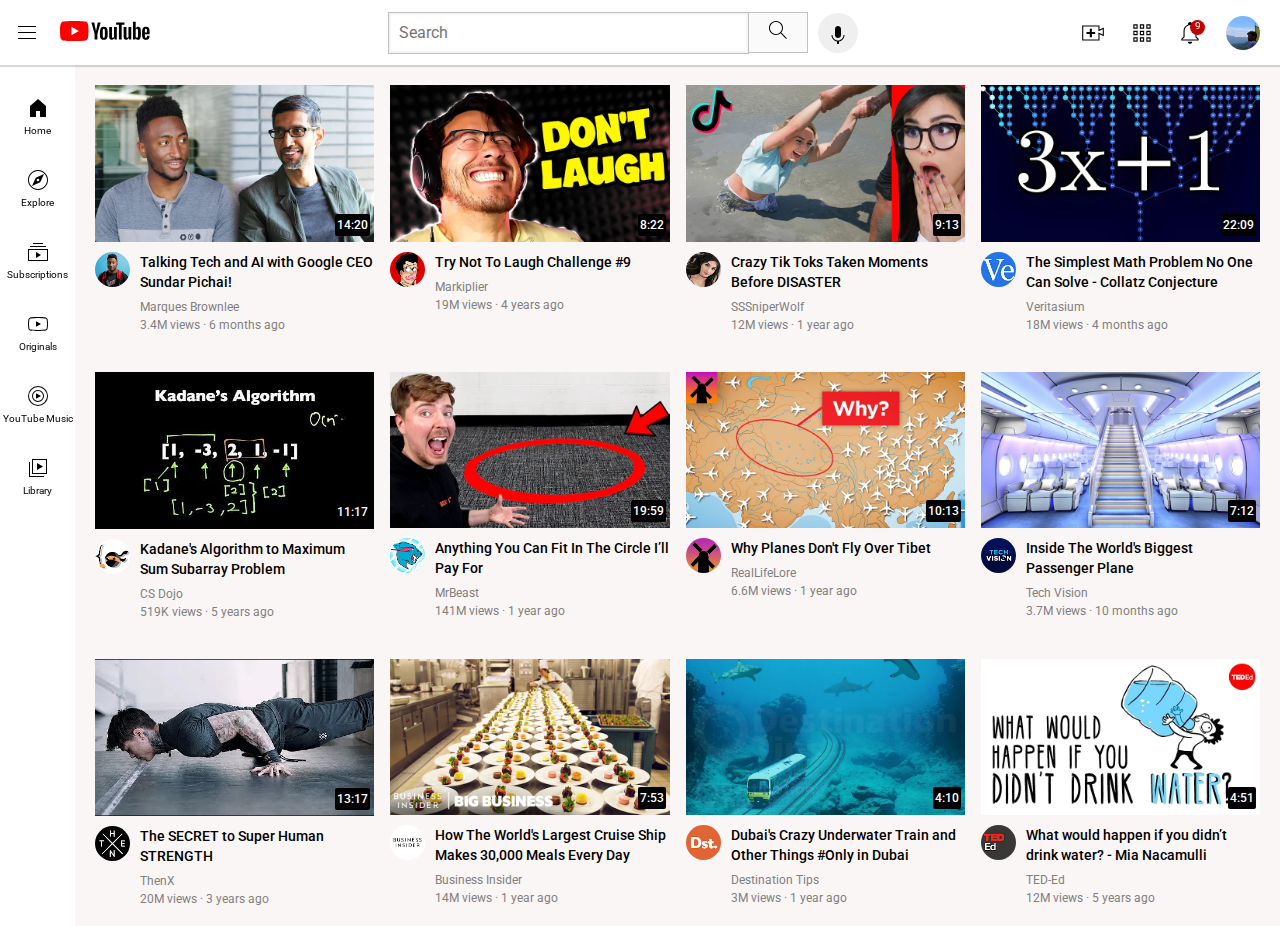
<file: index.html>
<!DOCTYPE html>
<html>

<head>

    <link rel="preconnect" href="https://fonts.googleapis.com">
    <link rel="preconnect" href="https://fonts.gstatic.com" crossorigin>
    <link href="https://fonts.googleapis.com/css2?family=Roboto:wght@400;500;700&display=swap" rel="stylesheet">

    <link rel="icon" href=".icons/icons8-youtube.svg">
    <link rel="stylesheet" href="header.css">
    <link rel="stylesheet" href="body.css">
    <link rel="stylesheet" href="vedio.css">
    <link rel="stylesheet" href="sidebar.css ">
    <title>youtube.com</title>
</head>
<body>

    <div class="header">

        <div class="left-section">
            <img class="menu-img" src="icons/hamburger-menu.svg" alt="lines">
            <a href="https://www.youtube.com/">
                <img class="youtubelogo-img" src="icons/youtube-logo.svg" alt="">
            </a>    
        
        </div>
        <div class="mid-section">
            <input class="search-input" type="text" placeholder="Search">
            <button class="search-btn" >
                <img class="search-img" src="icons/search.svg" alt="search">
                <div class="tooltip">Search</div>
            </button>
            <button class="vsearch-btn">    
                <img class="voicesearch-img" src="icons/voice-search-icon.svg" alt="vs">
                <div class="tooltip">Search with your voice</div>
            </button>         
         </div>
        <div class="right-section">
            <div class="uptip">

                <img class="upload-img" src="icons/upload.svg" alt="upload">
                <div class="tooltip">Create</div>
            </div>

            <div class="apptip">

                <img class="apps-img" src="icons/youtube-apps.svg" alt="apps">
                <div class="tooltip">Youtube apps</div>
            </div>
            <div class="notitip">

                <img class="notifications-img" src="icons/notifications.svg" alt="notifications">
                <div class="tooltip">Notifications</div>
            </div>
            <div class="usertip">

                <img class="user-img" src="profiles/download.png" alt="abhay">
                <div class="tooltip">User profile</div>
            </div>
                <p class="notify">9</p>
        
    
        </div>


    </div>

    <div class="main-grid">

        <div class="vedio-1">
            <div class="thumbrow">
                <a href="https://www.youtube.com/watch?v=n2RNcPRtAiY">

                    <img class="thumb-1" src="thumbnails/thumbnail-1.webp" alt="thumbnail">
                    <p class="time">14:20</p>
                </a>
            </div>
            <div class="statsflex">
                    
                <img class="profile-1" src="profiles/channel-1.jpeg" alt="pp1">    
                
                <div>
                    
                    <p class="vedioinfo">
                        <a class="vilink" href="https://www.youtube.com/watch?v=n2RNcPRtAiY">

                            Talking Tech and AI with 
                            Google CEO Sundar Pichai!   
                        </a>
                    </p>
                    <P class="name">   Marques Brownlee</P>
                
                    <p class="stats">3.4M views &#183; 6 months ago</p>
                </div>    
            </div>
        </div>

        <div class="vedio-1">
            <div class="thumbrow">
                <a href="https://www.youtube.com/watch?v=mP0RAo9SKZk">

                    <img class="thumb-1" src="thumbnails/thumbnail-2.webp" alt="thumbnail">
                    <p class="time">8:22</p>
                </a>
            </div>
            <div class="statsflex">
                    
                <img class="profile-1" src="profiles/channel-2.jpeg" alt="pp1">    
                
                <div>
                    <p class="vedioinfo">
                        <a class="vilink" href="https://www.youtube.com/watch?v=mP0RAo9SKZk">

                            Try Not To Laugh Challenge #9   
                        </a>
                    </p>
                    <P class="name">   Markiplier</P>
                
                    <p class="stats">19M views &#183; 4 years ago</p>
                </div>    
            </div>
        </div>


        <div class="vedio-1">
            <div class="thumbrow">
                <a href="https://www.youtube.com/watch?v=FgjPQQeTh1w">

                    <img class="thumb-1" src="thumbnails/thumbnail-3.webp" alt="thumbnail">
                    <p class="time">9:13</p>    
                </a>
            </div>
            
            <div class="statsflex">
                    
                <img class="profile-1" src="profiles/channel-3.jpeg" alt="pp1">    
                
                <div>
                    <p class="vedioinfo">
                        <a class="vilink" href="https://www.youtube.com/watch?v=FgjPQQeTh1w">

                            Crazy Tik Toks Taken Moments Before DISASTER   
                        </a>
                    </p>
                    <P class="name">   SSSniperWolf</P>
                
                    <p class="stats">12M views &#183; 1 year ago</p>
                </div>    
            </div>
        </div>

        <div class="vedio-1">
            <div class="thumbrow">
                <a href="https://www.youtube.com/watch?v=094y1Z2wpJg">

                    <img class="thumb-1" src="thumbnails/thumbnail-4.webp" alt="thumbnail">
                    <p class="time">22:09</p>
                </a>
            </div>
            <div class="statsflex">
                    
                <img class="profile-1" src="profiles/channel-4.jpeg" alt="pp1">    
                
                <div>
                    <p class="vedioinfo">
                        <a class="vilink" href="https://www.youtube.com/watch?v=094y1Z2wpJg">

                            The Simplest Math Problem No One Can Solve - Collatz Conjecture   
                        </a>
                    </p>
                    <P class="name">   Veritasium</P>
                
                    <p class="stats">18M views &#183; 4 months ago</p>
                </div>    
            </div>
        </div>

        <div class="vedio-1">
            <div class="thumbrow">
                <a href="https://www.youtube.com/watch?v=86CQq3pKSUw">

                    <img class="thumb-1" src="thumbnails/thumbnail-5.webp" alt="thumbnail">
                    <p class="time">11:17</p>
                </a>
            </div>
                <div class="statsflex">
                    
                <img class="profile-1" src="profiles/channel-5.jpeg" alt="pp1">    
                
                <div>
                    <p class="vedioinfo">
                        
                        <a class="vilink" href="https://www.youtube.com/watch?v=86CQq3pKSUw">

                            Kadane's Algorithm to Maximum Sum Subarray Problem   
                        </a>
                    </p>
                    <P class="name">   CS Dojo</P>
                
                    <p class="stats">519K views &#183; 5 years ago</p>
                </div>    
            </div>
        </div>

        <div class="vedio-1">
            <div class="thumbrow">
                <a href="https://www.youtube.com/watch?v=yXWw0_UfSFg">

                    <img class="thumb-1" src="thumbnails/thumbnail-6.webp" alt="thumbnail">
                    <p class="time">19:59</p>
                </a>
            </div>
            <div class="statsflex">
                    
                <img class="profile-1" src="profiles/channel-6.jpeg" alt="pp1">    
                
                <div>
                    <p class="vedioinfo">
                        
                        <a class="vilink" href="https://www.youtube.com/watch?v=yXWw0_UfSFg">

                            Anything You Can Fit In The Circle I’ll Pay For   
                        </a>
                    </p>
                    <P class="name">   MrBeast</P>
                
                    <p class="stats">141M views &#183; 1 year ago</p>
                </div>    
            </div>
        </div>

        <div class="vedio-1">
            <div class="thumbrow">
                <a href="https://www.youtube.com/watch?v=fNVa1qMbF9Y">

                    <img class="thumb-1" src="thumbnails/thumbnail-7.webp" alt="thumbnail">
                    <p class="time">10:13</p>
                </a>
            </div>
                <div class="statsflex">
                    
                <img class="profile-1" src="profiles/channel-7.jpeg" alt="pp1">    
                
                <div>
                    <p class="vedioinfo">
                        
                        <a class="vilink" href="https://www.youtube.com/watch?v=fNVa1qMbF9Y">

                            Why Planes Don't Fly Over Tibet   
                        </a>
                    </p>
                    <P class="name">   RealLifeLore</P>
                
                    <p class="stats">6.6M views &#183; 1 year ago</p>
                </div>    
            </div>
        </div>

        <div class="vedio-1">
            <div class="thumbrow">
                <a href="https://www.youtube.com/watch?v=lFm4EM1juls">

                    <img class="thumb-1" src="thumbnails/thumbnail-8.webp" alt="thumbnail">
                    <p class="time">7:12</p>
                </a>
            </div>
            <div class="statsflex">
                    
                <img class="profile-1" src="profiles/channel-8.jpeg" alt="pp1">    
                
                <div>
                    <p class="vedioinfo">
                        <a class="vilink" href="https://www.youtube.com/watch?v=lFm4EM1juls">

                            Inside The World's Biggest Passenger Plane   
                        </a>
                    </p>
                    <P class="name">   Tech Vision</P>
                
                    <p class="stats">3.7M views &#183; 10 months ago</p>
                </div>    
            </div>
        </div>

        <div class="vedio-1">
            <div class="thumbrow">
                <a href="https://www.youtube.com/watch?v=ixmxOlcrlUc">

                    <img class="thumb-1" src="thumbnails/thumbnail-9.webp" alt="thumbnail">
                    <p class="time">13:17</p>
                </a>
            </div>
            <div class="statsflex">
                    
                <img class="profile-1" src="profiles/channel-9.jpeg" alt="pp1">    
                
                <div>
                    <p class="vedioinfo">
                        
                        <a class="vilink" href="https://www.youtube.com/watch?v=ixmxOlcrlUc">

                            The SECRET to Super Human STRENGTH   
                        </a>
                    </p>
                    <P class="name">   ThenX</P>
                
                    <p class="stats">20M views &#183; 3 years ago</p>
                </div>    
            </div>
        </div>

        <div class="vedio-1">
            <div class="thumbrow">
                <a href="https://www.youtube.com/watch?v=R2vXbFp5C9o">

                    <img class="thumb-1" src="thumbnails/thumbnail-10.webp" alt="thumbnail">
                    <p class="time">7:53</p>
                </a>
            </div>
            <div class="statsflex">
                    
                <img class="profile-1" src="profiles/channel-10.jpeg" alt="pp1">    
                
                <div>
                    <p class="vedioinfo">
                        
                        <a class="vilink" href="https://www.youtube.com/watch?v=R2vXbFp5C9o">

                            How The World's Largest Cruise Ship Makes 30,000 Meals Every Day   
                        </a>
                    </p>
                    <P class="name">   Business Insider</P>
                
                    <p class="stats">14M views &#183; 1 year ago</p>
                </div>    
            </div>
        </div>

        <div class="vedio-1">
            <div class="thumbrow">
                <a href="https://www.youtube.com/watch?v=0nZuYyXET3s">

                    <img class="thumb-1" src="thumbnails/thumbnail-11.webp" alt="thumbnail">
                    <p class="time">4:10</p>
                </a>
            </div>
            <div class="statsflex">
                   
                <img class="profile-1" src="profiles/channel-11.jpeg" alt="pp1">    
                
                <div>
                    <p class="vedioinfo">
                        
                        <a class="vilink" href="https://www.youtube.com/watch?v=0nZuYyXET3s">

                            Dubai's Crazy Underwater Train and Other Things #Only in Dubai   
                        </a>
                    </p>
                    <P class="name">   Destination Tips</P>
                
                    <p class="stats">3M views &#183; 1 year ago</p>
                </div>    
            </div>
        </div>

        <div class="vedio-1">
            <div class="thumbrow">
                <a href="https://www.youtube.com/watch?v=9iMGFqMmUFs">

                    <img class="thumb-1" src="thumbnails/thumbnail-12.webp" alt="thumbnail">
                    <p class="time">4:51</p>
                </a>
            </div>
            <div class="statsflex">
                    
                <img class="profile-1" src="profiles/channel-12.jpeg" alt="pp1">    
                
                <div>
                    <p class="vedioinfo">
                        <a class="vilink" href="https://www.youtube.com/watch?v=9iMGFqMmUFs">

                            What would happen if you didn’t drink water? - Mia Nacamulli  
                        </a>
                    </p>
                    <P class="name">   TED-Ed</P>
                
                    <p class="stats">12M views &#183; 5 years ago</p>
                </div>    
            </div>
        </div>

    </div>


    <div class="sidebar">
        <div class="home sb">
            <img class="home-icon" src="icons/sidebar/home.svg" alt="home">
            <p class="home- txt">Home</p>
        </div>

        <div class="explore sb">
            <img class="explore-icon" src="icons/sidebar/explore.svg" alt="explore">
            <p class="explore- txt">Explore</p>
        </div>

        <div class="sub sb">
            <img class="sub-icon" src="icons/sidebar/subscriptions.svg" alt="sub">
            <p class="sub- txt">Subscriptions</p>
        </div>

        <div class="original sb">
            <img class="original-icon" src="icons/sidebar/originals.svg" alt="original">
            <p class="original- txt">Originals</p>
        </div>

        <div class="music sb">
            <img class="music-icon" src="icons/sidebar/youtube-music.svg" alt="music">
            <p class="music- txt">YouTube Music</p>
        </div>

        <div class="lib sb">

            <img class="lib-icon" src="icons/sidebar/library.svg" alt="library">
            <p class="lib- txt">Library</p>
        </div>

    </div>



    
</body>
</html>
</file>
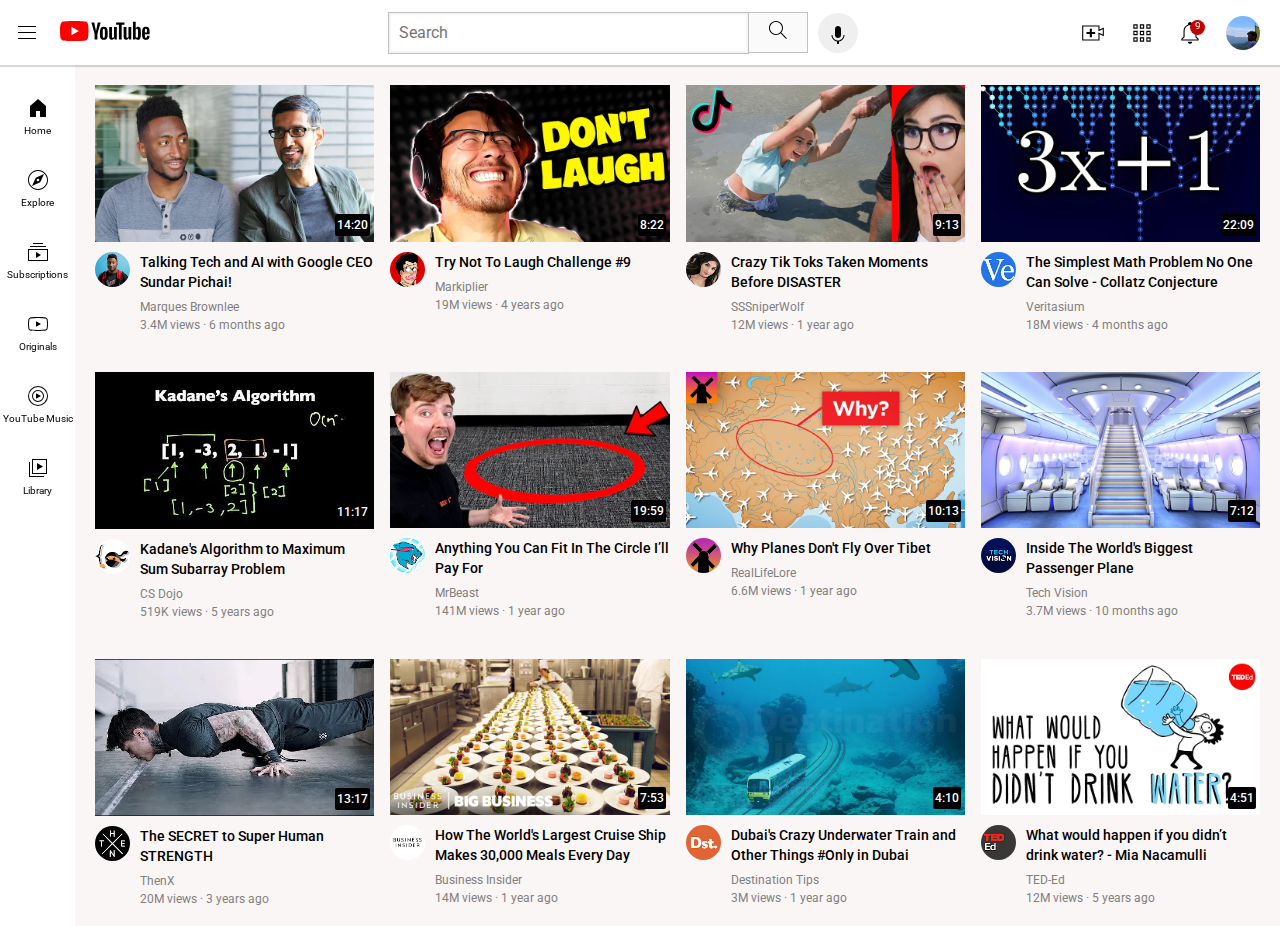
<file: metube.html>
<!DOCTYPE html>
<html>

<head>

    <link rel="preconnect" href="https://fonts.googleapis.com">
    <link rel="preconnect" href="https://fonts.gstatic.com" crossorigin>
    <link href="https://fonts.googleapis.com/css2?family=Roboto:wght@400;500;700&display=swap" rel="stylesheet">

    <link rel="icon" href="icons/icons8-youtube.svg">
    <link rel="stylesheet" href="header.css">
    <link rel="stylesheet" href="body.css">
    <link rel="stylesheet" href="vedio.css">
    <link rel="stylesheet" href="sidebar.css ">
    <title>youtube.com</title>
</head>
<body>

    <div class="header">

        <div class="left-section">
            <img class="menu-img" src="icons/hamburger-menu.svg" alt="lines">
            <a href="https://www.youtube.com/">
                <img class="youtubelogo-img" src="icons/youtube-logo.svg" alt="">
            </a>    
        
        </div>
        <div class="mid-section">
            <input class="search-input" type="text" placeholder="Search">
            <button class="search-btn" >
                <img class="search-img" src="icons/search.svg" alt="search">
                <div class="tooltip">Search</div>
            </button>
            <button class="vsearch-btn">    
                <img class="voicesearch-img" src="icons/voice-search-icon.svg" alt="vs">
                <div class="tooltip">Search with your voice</div>
            </button>         
         </div>
        <div class="right-section">
            <div class="uptip">

                <img class="upload-img" src="icons/upload.svg" alt="upload">
                <div class="tooltip">Create</div>
            </div>

            <div class="apptip">

                <img class="apps-img" src="icons/youtube-apps.svg" alt="apps">
                <div class="tooltip">Youtube apps</div>
            </div>
            <div class="notitip">

                <img class="notifications-img" src="icons/notifications.svg" alt="notifications">
                <div class="tooltip">Notifications</div>
            </div>
            <div class="usertip">

                <img class="user-img" src="profiles/download.png" alt="abhay">
                <div class="tooltip">User profile</div>
            </div>
                <p class="notify">9</p>
        
    
        </div>


    </div>

    <div class="main-grid">

        <div class="vedio-1">
            <div class="thumbrow">
                <a href="https://www.youtube.com/watch?v=n2RNcPRtAiY">

                    <img class="thumb-1" src="thumbnails/thumbnail-1.webp" alt="thumbnail">
                    <p class="time">14:20</p>
                </a>
            </div>
            <div class="statsflex">
                    
                <img class="profile-1" src="profiles/channel-1.jpeg" alt="pp1">    
                
                <div>
                    
                    <p class="vedioinfo">
                        <a class="vilink" href="https://www.youtube.com/watch?v=n2RNcPRtAiY">

                            Talking Tech and AI with 
                            Google CEO Sundar Pichai!   
                        </a>
                    </p>
                    <P class="name">   Marques Brownlee</P>
                
                    <p class="stats">3.4M views &#183; 6 months ago</p>
                </div>    
            </div>
        </div>

        <div class="vedio-1">
            <div class="thumbrow">
                <a href="https://www.youtube.com/watch?v=mP0RAo9SKZk">

                    <img class="thumb-1" src="thumbnails/thumbnail-2.webp" alt="thumbnail">
                    <p class="time">8:22</p>
                </a>
            </div>
            <div class="statsflex">
                    
                <img class="profile-1" src="profiles/channel-2.jpeg" alt="pp1">    
                
                <div>
                    <p class="vedioinfo">
                        <a class="vilink" href="https://www.youtube.com/watch?v=mP0RAo9SKZk">

                            Try Not To Laugh Challenge #9   
                        </a>
                    </p>
                    <P class="name">   Markiplier</P>
                
                    <p class="stats">19M views &#183; 4 years ago</p>
                </div>    
            </div>
        </div>


        <div class="vedio-1">
            <div class="thumbrow">
                <a href="https://www.youtube.com/watch?v=FgjPQQeTh1w">

                    <img class="thumb-1" src="thumbnails/thumbnail-3.webp" alt="thumbnail">
                    <p class="time">9:13</p>    
                </a>
            </div>
            
            <div class="statsflex">
                    
                <img class="profile-1" src="profiles/channel-3.jpeg" alt="pp1">    
                
                <div>
                    <p class="vedioinfo">
                        <a class="vilink" href="https://www.youtube.com/watch?v=FgjPQQeTh1w">

                            Crazy Tik Toks Taken Moments Before DISASTER   
                        </a>
                    </p>
                    <P class="name">   SSSniperWolf</P>
                
                    <p class="stats">12M views &#183; 1 year ago</p>
                </div>    
            </div>
        </div>

        <div class="vedio-1">
            <div class="thumbrow">
                <a href="https://www.youtube.com/watch?v=094y1Z2wpJg">

                    <img class="thumb-1" src="thumbnails/thumbnail-4.webp" alt="thumbnail">
                    <p class="time">22:09</p>
                </a>
            </div>
            <div class="statsflex">
                    
                <img class="profile-1" src="profiles/channel-4.jpeg" alt="pp1">    
                
                <div>
                    <p class="vedioinfo">
                        <a class="vilink" href="https://www.youtube.com/watch?v=094y1Z2wpJg">

                            The Simplest Math Problem No One Can Solve - Collatz Conjecture   
                        </a>
                    </p>
                    <P class="name">   Veritasium</P>
                
                    <p class="stats">18M views &#183; 4 months ago</p>
                </div>    
            </div>
        </div>

        <div class="vedio-1">
            <div class="thumbrow">
                <a href="https://www.youtube.com/watch?v=86CQq3pKSUw">

                    <img class="thumb-1" src="thumbnails/thumbnail-5.webp" alt="thumbnail">
                    <p class="time">11:17</p>
                </a>
            </div>
                <div class="statsflex">
                    
                <img class="profile-1" src="profiles/channel-5.jpeg" alt="pp1">    
                
                <div>
                    <p class="vedioinfo">
                        
                        <a class="vilink" href="https://www.youtube.com/watch?v=86CQq3pKSUw">

                            Kadane's Algorithm to Maximum Sum Subarray Problem   
                        </a>
                    </p>
                    <P class="name">   CS Dojo</P>
                
                    <p class="stats">519K views &#183; 5 years ago</p>
                </div>    
            </div>
        </div>

        <div class="vedio-1">
            <div class="thumbrow">
                <a href="https://www.youtube.com/watch?v=yXWw0_UfSFg">

                    <img class="thumb-1" src="thumbnails/thumbnail-6.webp" alt="thumbnail">
                    <p class="time">19:59</p>
                </a>
            </div>
            <div class="statsflex">
                    
                <img class="profile-1" src="profiles/channel-6.jpeg" alt="pp1">    
                
                <div>
                    <p class="vedioinfo">
                        
                        <a class="vilink" href="https://www.youtube.com/watch?v=yXWw0_UfSFg">

                            Anything You Can Fit In The Circle I’ll Pay For   
                        </a>
                    </p>
                    <P class="name">   MrBeast</P>
                
                    <p class="stats">141M views &#183; 1 year ago</p>
                </div>    
            </div>
        </div>

        <div class="vedio-1">
            <div class="thumbrow">
                <a href="https://www.youtube.com/watch?v=fNVa1qMbF9Y">

                    <img class="thumb-1" src="thumbnails/thumbnail-7.webp" alt="thumbnail">
                    <p class="time">10:13</p>
                </a>
            </div>
                <div class="statsflex">
                    
                <img class="profile-1" src="profiles/channel-7.jpeg" alt="pp1">    
                
                <div>
                    <p class="vedioinfo">
                        
                        <a class="vilink" href="https://www.youtube.com/watch?v=fNVa1qMbF9Y">

                            Why Planes Don't Fly Over Tibet   
                        </a>
                    </p>
                    <P class="name">   RealLifeLore</P>
                
                    <p class="stats">6.6M views &#183; 1 year ago</p>
                </div>    
            </div>
        </div>

        <div class="vedio-1">
            <div class="thumbrow">
                <a href="https://www.youtube.com/watch?v=lFm4EM1juls">

                    <img class="thumb-1" src="thumbnails/thumbnail-8.webp" alt="thumbnail">
                    <p class="time">7:12</p>
                </a>
            </div>
            <div class="statsflex">
                    
                <img class="profile-1" src="profiles/channel-8.jpeg" alt="pp1">    
                
                <div>
                    <p class="vedioinfo">
                        <a class="vilink" href="https://www.youtube.com/watch?v=lFm4EM1juls">

                            Inside The World's Biggest Passenger Plane   
                        </a>
                    </p>
                    <P class="name">   Tech Vision</P>
                
                    <p class="stats">3.7M views &#183; 10 months ago</p>
                </div>    
            </div>
        </div>

        <div class="vedio-1">
            <div class="thumbrow">
                <a href="https://www.youtube.com/watch?v=ixmxOlcrlUc">

                    <img class="thumb-1" src="thumbnails/thumbnail-9.webp" alt="thumbnail">
                    <p class="time">13:17</p>
                </a>
            </div>
            <div class="statsflex">
                    
                <img class="profile-1" src="profiles/channel-9.jpeg" alt="pp1">    
                
                <div>
                    <p class="vedioinfo">
                        
                        <a class="vilink" href="https://www.youtube.com/watch?v=ixmxOlcrlUc">

                            The SECRET to Super Human STRENGTH   
                        </a>
                    </p>
                    <P class="name">   ThenX</P>
                
                    <p class="stats">20M views &#183; 3 years ago</p>
                </div>    
            </div>
        </div>

        <div class="vedio-1">
            <div class="thumbrow">
                <a href="https://www.youtube.com/watch?v=R2vXbFp5C9o">

                    <img class="thumb-1" src="thumbnails/thumbnail-10.webp" alt="thumbnail">
                    <p class="time">7:53</p>
                </a>
            </div>
            <div class="statsflex">
                    
                <img class="profile-1" src="profiles/channel-10.jpeg" alt="pp1">    
                
                <div>
                    <p class="vedioinfo">
                        
                        <a class="vilink" href="https://www.youtube.com/watch?v=R2vXbFp5C9o">

                            How The World's Largest Cruise Ship Makes 30,000 Meals Every Day   
                        </a>
                    </p>
                    <P class="name">   Business Insider</P>
                
                    <p class="stats">14M views &#183; 1 year ago</p>
                </div>    
            </div>
        </div>

        <div class="vedio-1">
            <div class="thumbrow">
                <a href="https://www.youtube.com/watch?v=0nZuYyXET3s">

                    <img class="thumb-1" src="thumbnails/thumbnail-11.webp" alt="thumbnail">
                    <p class="time">4:10</p>
                </a>
            </div>
            <div class="statsflex">
                   
                <img class="profile-1" src="profiles/channel-11.jpeg" alt="pp1">    
                
                <div>
                    <p class="vedioinfo">
                        
                        <a class="vilink" href="https://www.youtube.com/watch?v=0nZuYyXET3s">

                            Dubai's Crazy Underwater Train and Other Things #Only in Dubai   
                        </a>
                    </p>
                    <P class="name">   Destination Tips</P>
                
                    <p class="stats">3M views &#183; 1 year ago</p>
                </div>    
            </div>
        </div>

        <div class="vedio-1">
            <div class="thumbrow">
                <a href="https://www.youtube.com/watch?v=9iMGFqMmUFs">

                    <img class="thumb-1" src="thumbnails/thumbnail-12.webp" alt="thumbnail">
                    <p class="time">4:51</p>
                </a>
            </div>
            <div class="statsflex">
                    
                <img class="profile-1" src="profiles/channel-12.jpeg" alt="pp1">    
                
                <div>
                    <p class="vedioinfo">
                        <a class="vilink" href="https://www.youtube.com/watch?v=9iMGFqMmUFs">

                            What would happen if you didn’t drink water? - Mia Nacamulli  
                        </a>
                    </p>
                    <P class="name">   TED-Ed</P>
                
                    <p class="stats">12M views &#183; 5 years ago</p>
                </div>    
            </div>
        </div>

    </div>


    <div class="sidebar">
        <div class="home sb">
            <img class="home-icon" src="icons/sidebar/home.svg" alt="home">
            <p class="home- txt">Home</p>
        </div>

        <div class="explore sb">
            <img class="explore-icon" src="icons/sidebar/explore.svg" alt="explore">
            <p class="explore- txt">Explore</p>
        </div>

        <div class="sub sb">
            <img class="sub-icon" src="icons/sidebar/subscriptions.svg" alt="sub">
            <p class="sub- txt">Subscriptions</p>
        </div>

        <div class="original sb">
            <img class="original-icon" src="icons/sidebar/originals.svg" alt="original">
            <p class="original- txt">Originals</p>
        </div>

        <div class="music sb">
            <img class="music-icon" src="icons/sidebar/youtube-music.svg" alt="music">
            <p class="music- txt">YouTube Music</p>
        </div>

        <div class="lib sb">

            <img class="lib-icon" src="icons/sidebar/library.svg" alt="library">
            <p class="lib- txt">Library</p>
        </div>

    </div>



    
</body>
</html>
</file>
<file: header.css>
.header
{
    display: flex;
    height:60px;
    
    
    justify-content:space-between;
    
    position: fixed;
    left:0;
    right:0;
    top:0;
    background-color: white;
    height:65px;
    box-shadow: 1px 0px 1px 2px rgba(0,0,0,0.15);
    z-index: 1;

}

.left-section
{
    width:150px;
    display: flex;
    align-items: center;
    justify-content: space-between;

}
.menu-img
{
    height: 24px;
    margin-left: 15px;
}
.youtubelogo-img
{
    height:20px;
}


.mid-section
{
    
    flex:1;
    display: flex;
    max-width: 470px;
    align-items: center;
    margin-left: 35px;
    margin-right: 20px;
}
.search-input
{
    height:38px;
    padding-left: 10px;

    border:1px solid rgb(193, 193, 193);
    flex:1;
    width:0;
    max-width: 100%;
    font-family: roboto;
    font-size: 16px;
    box-shadow: inset 0 0 2px 2px rgba(0,0,0,.05) ;
}
.search-input::placeholder
{
    font-family: roboto;
    font-size: 16px;
}
.search-img
{
    height:24px;
    padding-top: 4px;
    
}
.voicesearch-img
{
    height:24px;
    margin-top: 4px;
}
.search-btn
{
    height:41.6px;
    
    width:60px;
    border:1px solid rgb(193, 193, 193);
    
    margin-left: -1px;
    margin-right: 10px;
    background-color: rgb(250, 250, 250);
    position:relative;
    display: flex;
    justify-content: center;
}
.menu-img:hover,.youtubelogo-img:hover,.search-btn:hover,
.vsearch-btn:hover,.uptip:hover,.notitip:hover,.apptip:hover
,.usertip:hover
{
    cursor: pointer;
}


.search-btn .tooltip,.vsearch-btn .tooltip,
.uptip .tooltip,.apptip .tooltip,.notitip .tooltip,
.usertip .tooltip
{

    position: absolute;
    font-weight: 700;
    color:white;
    background-color: gray;
    padding:3px 5px;
    font-size: 12px;
    border-radius: 2px;
    bottom: -30px;
    opacity:0;
    transition:opacity 0.25s; 
    white-space: nowrap;
    pointer-events: none;

}
.search-btn:hover .tooltip ,.vsearch-btn:hover .tooltip,
.uptip:hover .tooltip,.apptip:hover .tooltip,
.notitip:hover .tooltip,.usertip:hover .tooltip
{
    opacity: 1;
    
}
.vsearch-btn
{
    height:40px;
    width:40px;
    border-radius: 20px;
    border:none;
    position: relative;
    display: flex;
    justify-content: center;
    align-items: center;
}



.right-section
{
    
    width:180px;
    display: flex;
    justify-content: space-between;
    align-items: center;
    padding-right: 20px;
    padding-left: 0px;
    flex-shrink:0;
    position: relative;
    
}

.notify
{
    background-color: rgb(193, 0, 0);
    color:white;
    width:15px;
    height:15px;
    font-size:10px;
    text-align: center;
    border-radius:50%;
    position: absolute;
    left:110px;
    top:20px;

    pointer-events: none;
}

.upload-img
{
    height:26px;
}
.uptip,.apptip,.notitip,.usertip
{
    position: relative;
    display: flex;
    justify-content: center;
}



.apps-img
{
    height:26px;
}



.notifications-img
{
    height:26px;
}
.user-img
{
    height:34px;
    border-radius:50%;
}
</file>
<file: body.css>
body
{
    margin:0;
    padding-top: 65px;
    padding-left: 75px;
    font-family: roboto;
}

p{
   
    margin:0;
}
</file>
<file: vedio.css>
.main-grid
{
    display: grid;
    grid-template-columns:1fr 1fr 1fr;
    column-gap: 16px;
    row-gap: 40px;
    
    padding:20px;
    
    background-color: rgb(250, 246, 246);
}

@media(max-width:799px)
{
    .main-grid
    {
        grid-template-columns: 1fr 1fr ;
    }
}




@media(min-width:800px)and(max-width:1099px)
{
    .main-grid
    {
        grid-template-columns: 1fr 1fr 1fr;
    }
}

@media(min-width:1100px)
{
    .main-grid
    {
        grid-template-columns: 1fr 1fr 1fr 1fr;
    }
}
.vedio-1
{
    display: flex;
    flex-direction:column;
    width:100%;
    align-items: start;
    
}


.thumb-1
{
    width:100%;
    display:block;
    
}
.thumbrow
{
    position: relative;
}
.time
{
    
    position: absolute;
    background-color: black;
    font-size: 12px;
    font-weight: 500;
    padding:4px 2px;
    
    color: white;
    right:4px;
    bottom:6px;
    border-radius: 2px;


}

.statsflex
{
    display: flex;
    padding-top: 10px;
    gap:10px
}

.profile-1
{
    height:35px;
    width:35px;
    border-radius:50%;
}
.vedioinfo
{
    font-weight: 500;
    font-size: 14px;
    line-height: 20px;
    
    
}

.vilink
{
    color: black;
    text-decoration: none;
}
.name
{
    margin-top: 8px;
    font-size: 12px;
    color: grey;
}
.stats
{
    font-size: 12px;
    margin-top: 4px;
    color: grey;
}
</file>
<file: sidebar.css>
.sidebar
{
    display: flex;
    flex-direction: column;
    align-items: center;
    
    position: fixed;
    left:0;
    top:80px;
    bottom:0;
    width:75px;
    
}

.home-icon,.explore-icon,.sub-icon,.original-icon,.music-icon,.lib-icon
{
    height:24px
}



.sb
{
    display: flex;
    flex-direction: column;
    align-items: center;
    gap:5px;
    padding:16px 0;
    width:100%;
    transition: background-color 0.25s;

}
.sb:hover
{
    background-color: rgb(212, 212, 212);
    cursor: pointer;
}
.txt
{
    font-size: 10px;
   
}
</file>
